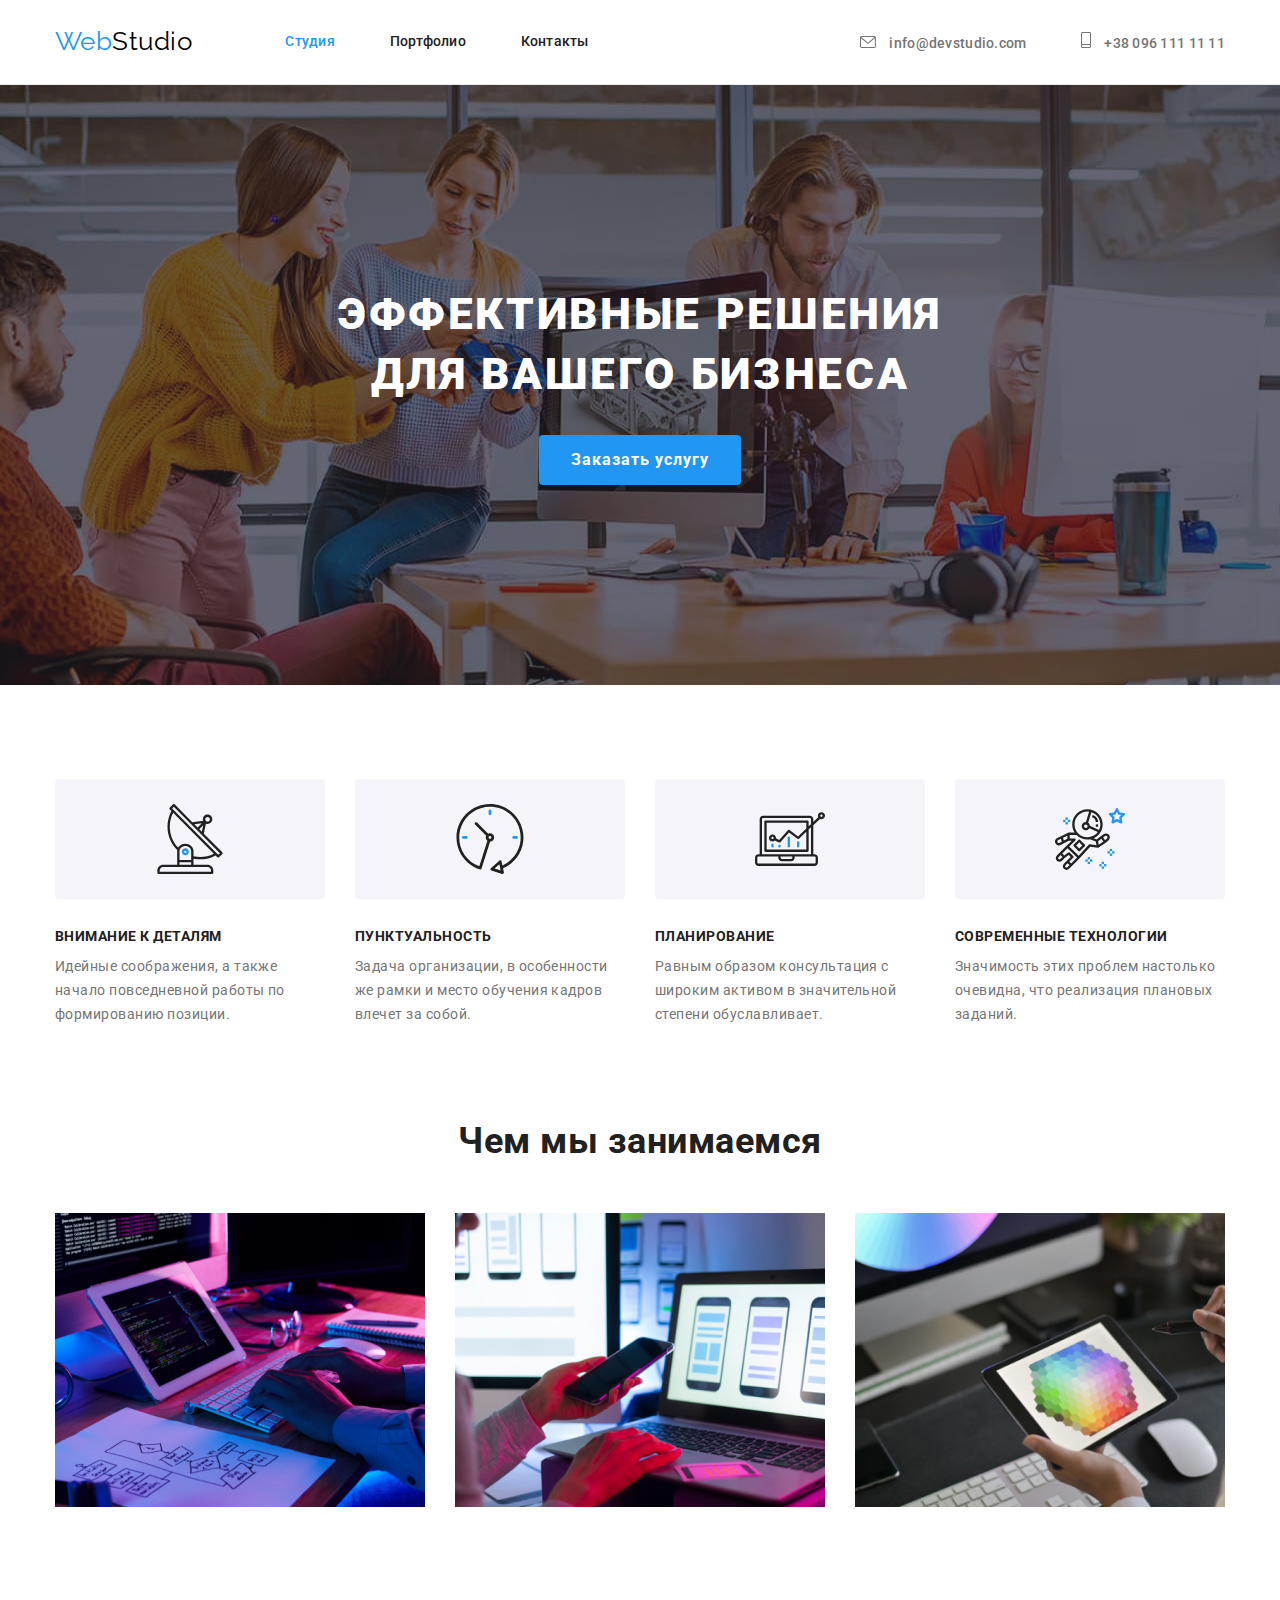
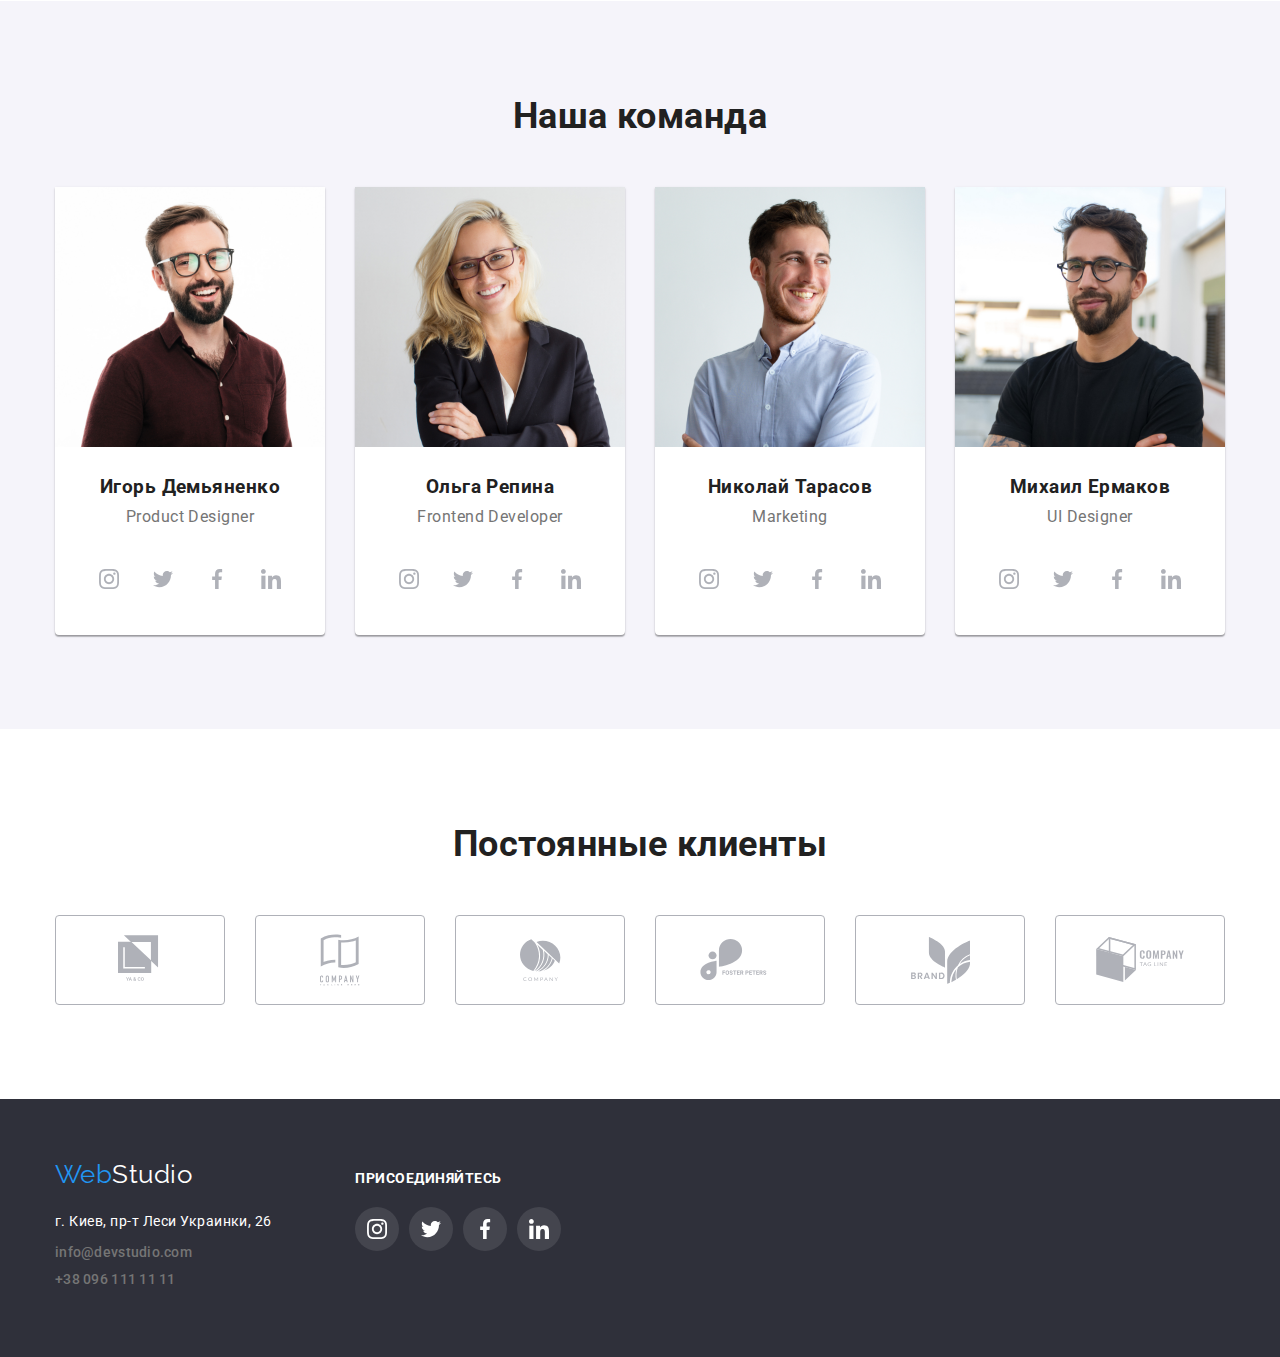
<file: index.html>
<!DOCTYPE html>
<html lang="ru">
<head>
    <meta charset="UTF-8">
    <meta http-equiv="X-UA-Compatible" content="IE=edge">
    <meta name="viewport" content="width=device-width, initial-scale=1.0">
    <title>Студия</title>
    <link rel="preconnect" href="https://fonts.gstatic.com">
    <link href="https://fonts.googleapis.com/css2?family=Raleway:wght@700&family=Roboto:wght@400;500;700;900&display=swap"
        rel="stylesheet">
    <link rel="stylesheet" href="https://cdnjs.cloudflare.com/ajax/libs/modern-normalize/1.0.0/modern-normalize.min.css">
    <link rel="stylesheet" href="./css/styles.css">
</head>
<body>

    <header>
            <div class="container header">
                <nav class="nav">
                    <a href="./index.html" class="logo"><span class="logo-start">Web</span>Studio</a>
                    <ul class="header-nav-list">
                        <li><a href="./index.html" class="nav-links active">Студия</a></li>
                        <li><a href="./portfolio.html" class="nav-links">Портфолио</a></li>
                        <li><a href="" class="nav-links">Контакты</a></li>
                    </ul>
                </nav>
                <ul class="header-address">
                    <li>
                    
                        <a href="mailto:info@devstudio.com" class="nav-contacts">
                            <svg class="icon-envelope" >
                                <use  href="./images/symbol-defs.svg#icon-envelope" ></use>
                            </svg>
                            info@devstudio.com</a></li>
                    <li>
                        <a href="tel:+380961111111" class="nav-contacts">
                            <svg class="icon-phone">
                                <use href="./images/symbol-defs.svg#icon-phone" width="10" height="16" class="icon-envelope-use"></use>
                            </svg>
                            +38 096 111 11 11</a></li>
                </ul>
            </div>
    </header>

    <main>
        <section class="hero-section section">
            <div class="container ">
                <h1 class="hero-title">Эффективные решения <br> для вашего бизнеса</h1>
                <input type="button" value="Заказать услугу" class="hero-btn">
            </div>
        </section>
        <section class="section advantages">
            <div class="container  ">
                <h2  class="titles-basic visually-hidden">Наши преимущества</h2>
                <ul class="advantages-list">
                    <li class="advantages-item">
                        <div class="advantages-bg-img">
                            <svg class="icon-advntages">
                                <use href="./images/symbol-defs.svg#icon-antenna"></use>
                            </svg>
                        </div>
                        <h3>Внимание к деталям</h3>
                        <p class="advantages-text">Идейные соображения, а также начало повседневной работы по формированию позиции.</p>
                    </li>
                    <li class="advantages-item">
                        <div class="advantages-bg-img">
                            <svg class="icon-advntages">
                                <use href="./images/symbol-defs.svg#icon-clock"></use>
                            </svg>
                        </div>
                        <h3>Пунктуальность</h3>
                        <p class="advantages-text">Задача организации, в особенности же рамки и место обучения кадров влечет за собой.</p>
                    </li>
                    <li class="advantages-item">
                        <div class="advantages-bg-img">
                            <svg class="icon-advntages">
                                <use href="./images/symbol-defs.svg#icon-diagram"></use>
                            </svg>
                        </div>
                        <h3>Планирование</h3>
                        <p  class="advantages-text">Равным образом консультация с широким активом в значительной степени обуславливает.</p>
                    </li>
                    <li class="advantages-item">
                        <div class="advantages-bg-img">
                            <svg class="icon-advntages">
                                <use href="./images/symbol-defs.svg#icon-astronaut"></use>
                            </svg>
                        </div>
                        <h3>Современные технологии</h3>
                        <p class="advantages-text">Значимость этих проблем настолько очевидна, что реализация плановых заданий.</p>
                    </li>
                </ul>
            </div>
        </section>
        <section class="section works">
            <div class="container">
                <h2 class="titles-basic works">Чем мы занимаемся</h2>
                <ul class="works-list">
                    <li><img src="./images/img.jpg" alt="Написання коду" width="370"></li>
                    <li><img src="./images/box2.jpg" alt="Телефон и ноут" width="370"></li>
                    <li><img src="./images/box3.jpg" alt="Вибор цвета на планшете" width="370"></li>
                </ul>
            </div>
        </section>
        <section class="our-team section">
            <div class="container">
                <h2 class="titles-basic team">Наша команда</h2>
                <ul class="our-team-list">
                    <li class="team-cards">
                        <img src="./images/man1.jpg" alt="Игорь Демьяненко" width="270">
                        <h3 class="team-names">Игорь Демьяненко</h3>
                        <p class="team-position">Product Designer</p>
                        <ul class="list-icons-social">
                            <li>
                                <a href="" class="icon-social">
                                    <svg class="icon-logo-social">
                                        <use href="./images/symbol-defs.svg#icon-instagram"></use>
                                    </svg>
                                </a>
                            </li>
                            <li>
                                <a href="" class="icon-social">
                                    <svg class="icon-logo-social">
                                        <use href="./images/symbol-defs.svg#icon-twitter"></use>
                                    </svg>
                                </a>
                            </li>
                            <li>
                                <a href="" class="icon-social">
                                    <svg class="icon-logo-social ">
                                        <use href="./images/symbol-defs.svg#icon-facebook"></use>
                                    </svg>
                                </a>
                            </li>
                            <li>
                                <a href="" class="icon-social">
                                    <svg class="icon-logo-social">
                                        <use href="./images/symbol-defs.svg#icon-linkedin"></use>
                                    </svg>
                                </a>
                        
                            </li>
                        
                        </ul>
                    </li>
                    <li class="team-cards">
                        <img src="./images/woman1.jpg" alt="Ольга Репина" width="270">
                        <h3 class="team-names">Ольга Репина</h3>
                        <p class="team-position">Frontend Developer</p>
                        <ul class="list-icons-social">
                            <li >
                                <a href="" class="icon-social">
                                    <svg class="icon-logo-social">
                                        <use href="./images/symbol-defs.svg#icon-instagram"></use>
                                    </svg>
                                </a>
                            </li>
                            <li >
                                <a href="" class="icon-social">
                                    <svg class="icon-logo-social">
                                        <use href="./images/symbol-defs.svg#icon-twitter"></use>
                                    </svg>
                                </a>
                            </li>
                            <li >
                                <a href="" class="icon-social">
                                    <svg class="icon-logo-social ">
                                        <use href="./images/symbol-defs.svg#icon-facebook"></use>
                                    </svg>
                                </a>
                            </li>
                            <li >
                                <a href="" class="icon-social">
                                    <svg class="icon-logo-social">
                                        <use href="./images/symbol-defs.svg#icon-linkedin"></use>
                                    </svg>
                                </a>
                        
                            </li>
                        
                        </ul>
                    </li>
                    <li class="team-cards">
                        <img src="./images/man3.jpg" alt="Николай Тарасов" width="270">
                        <h3 class="team-names">Николай Тарасов</h3>
                        <p class="team-position">Marketing</p>
                        <ul class="list-icons-social">
                            <li>
                                <a href="" class="icon-social">
                                    <svg class="icon-logo-social">
                                        <use href="./images/symbol-defs.svg#icon-instagram"></use>
                                    </svg>
                                </a>
                            </li>
                            <li>
                                <a href="" class="icon-social">
                                    <svg class="icon-logo-social">
                                        <use href="./images/symbol-defs.svg#icon-twitter"></use>
                                    </svg>
                                </a>
                            </li>
                            <li>
                                <a href="" class="icon-social">
                                    <svg class="icon-logo-social ">
                                        <use href="./images/symbol-defs.svg#icon-facebook"></use>
                                    </svg>
                                </a>
                            </li>
                            <li>
                                <a href="" class="icon-social">
                                    <svg class="icon-logo-social">
                                        <use href="./images/symbol-defs.svg#icon-linkedin"></use>
                                    </svg>
                                </a>
                        
                            </li>
                        
                        </ul>
                    </li>
                    <li class="team-cards">
                        <img src="./images/man2.jpg" alt="Михаил Ермаков" width="270">
                        <h3 class="team-names">Михаил Ермаков</h3>
                        <p class="team-position">UI Designer</p>
                        <ul class="list-icons-social">
                            <li>
                                <a href="" class="icon-social">
                                    <svg class="icon-logo-social">
                                        <use href="./images/symbol-defs.svg#icon-instagram"></use>
                                    </svg>
                                </a>
                            </li>
                            <li>
                                <a href="" class="icon-social">
                                    <svg class="icon-logo-social">
                                        <use href="./images/symbol-defs.svg#icon-twitter"></use>
                                    </svg>
                                </a>
                            </li>
                            <li>
                                <a href="" class="icon-social">
                                    <svg class="icon-logo-social ">
                                        <use href="./images/symbol-defs.svg#icon-facebook"></use>
                                    </svg>
                                </a>
                            </li>
                            <li>
                                <a href="" class="icon-social">
                                    <svg class="icon-logo-social">
                                        <use href="./images/symbol-defs.svg#icon-linkedin"></use>
                                    </svg>
                                </a>
                        
                            </li>
                        
                        </ul>
                    </li>
                </ul>
            </div>
        </section>
        <section class="section clients">
            <div class="container">
                <h2 class="titles-basic clients">Постоянные клиенты</h2>
                <ul class="list-clients">
                    <li>
                        <a href="" class="link-clients">
                            <svg class="icon-clients" width="44.27" height="49.23">
                                <use href="./images/symbol-defs.svg#icon-logo-1" ></use>
                            </svg>
                        </a>
                    </li>
                    <li>
                        <a href="" class="link-clients">
                            <svg class="icon-clients" width="40" height="52">
                                <use href="./images/symbol-defs.svg#icon-logo-2"></use>
                            </svg>
                        </a>
                    </li>
                    <li>
                        <a href="" class="link-clients">
                            <svg class="icon-clients" width="41" height="42.6">
                                <use href="./images/symbol-defs.svg#icon-logo-3"></use>
                            </svg>
                        </a>
                    </li>
                    <li>
                        <a href="" class="link-clients">
                            <svg class="icon-clients" width="79.66" height="42.02">
                                <use href="./images/symbol-defs.svg#icon-logo-4"></use>
                            </svg>
                        </a>
                    </li>
                    <li>
                        <a href="" class="link-clients">
                            <svg class="icon-clients" width="59" height="47">
                                <use href="./images/symbol-defs.svg#icon-logo-5"></use>
                            </svg>
                        </a>
                    </li>
                    <li>
                        <a href="" class="link-clients">
                            <svg class="icon-clients" width="88.48" height="45.44">
                                <use href="./images/symbol-defs.svg#icon-logo-6"></use>
                            </svg>
                        </a>
                    </li>
                
                </ul>
            </div>
        </section>
    </main>

    <footer class="footer">
        <div class="container down-footer">
            <address>
                <div class=" down">
                    <a href="./index.html" class="logo down"><span class="logo-start">Web</span><span class="logo-end">Studio</span></a>
                    <p class="address">г. Киев, пр-т Леси Украинки, 26</p>
                    <ul>
                        <li><a href="mailto:info@devstudio.com" class="nav-contacts down">info@devstudio.com</a></li>
                        <li><a href="tel:+380961111111" class="nav-contacts down">+38 096 111 11 11</a></li>
                    </ul>
                </div>
            </address>
            <div class="footer-social">
                <h3 class="footer-title-social">присоединяйтесь</h3>
                <ul class="list-icons-social">
                    <li>
                        <a href="" class="icon-social footer-down">
                            <svg class="icon-logo-social">
                                <use href="./images/symbol-defs.svg#icon-instagram"></use>
                            </svg>
                        </a>
                    </li>
                    <li>
                        <a href="" class="icon-social footer-down">
                            <svg class="icon-logo-social">
                                <use href="./images/symbol-defs.svg#icon-twitter"></use>
                            </svg>
                        </a>
                    </li>
                    <li>
                        <a href="" class="icon-social footer-down">
                            <svg class="icon-logo-social ">
                                <use href="./images/symbol-defs.svg#icon-facebook"></use>
                            </svg>
                        </a>
                    </li>
                    <li>
                        <a href="" class="icon-social footer-down">
                            <svg class="icon-logo-social">
                                <use href="./images/symbol-defs.svg#icon-linkedin"></use>
                            </svg>
                        </a>
            
                    </li>
            
                </ul>
            </div>
        </div>
    </footer>

</body>
</html>
</file>
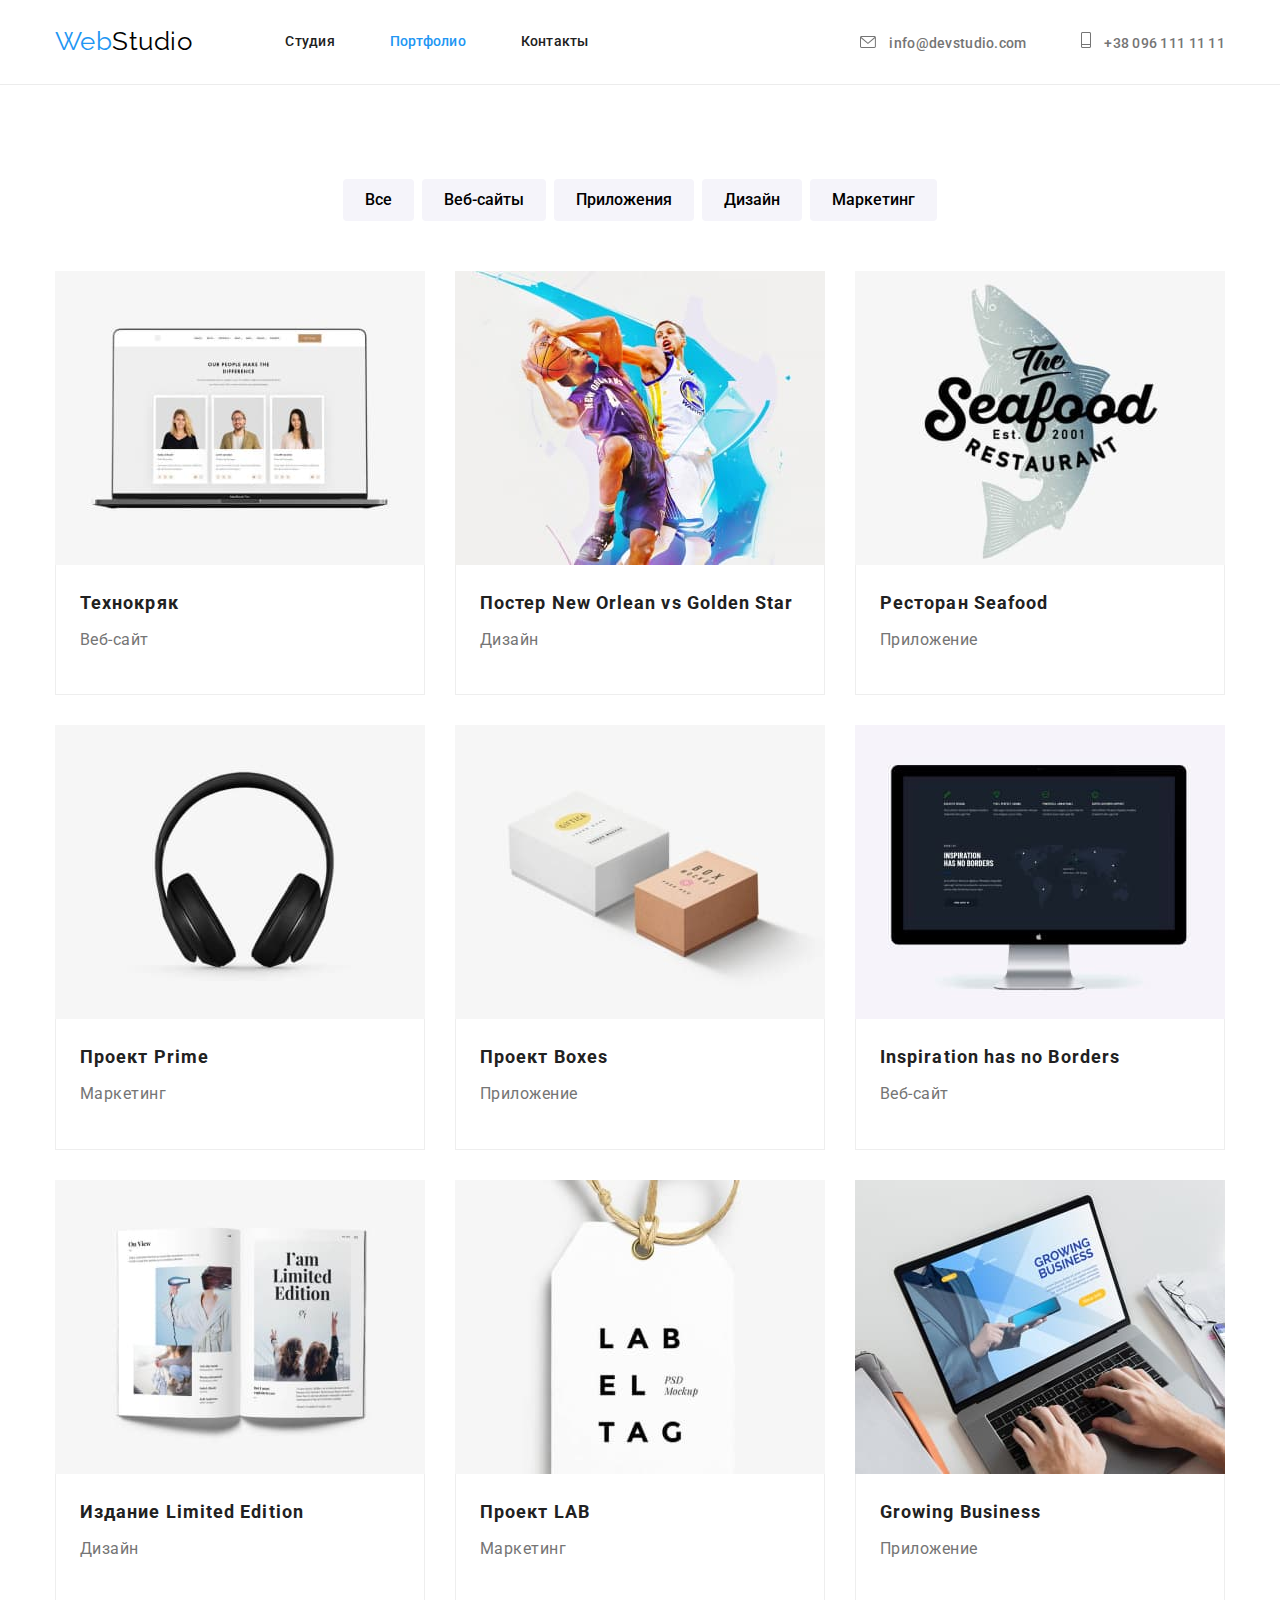
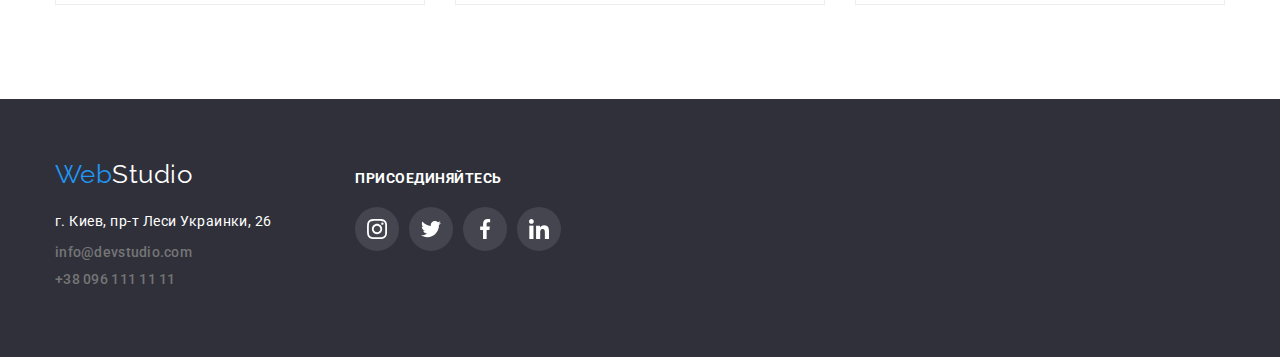
<file: portfolio.html>
<!DOCTYPE html>
<html lang="ru">
<head>
    <meta charset="UTF-8">
    <meta http-equiv="X-UA-Compatible" content="IE=edge">
    <meta name="viewport" content="width=device-width, initial-scale=1.0">
    <title>Портфолио</title>
    <link rel="preconnect" href="https://fonts.gstatic.com">
    <link href="https://fonts.googleapis.com/css2?family=Raleway:wght@700&family=Roboto:wght@400;500;700;900&display=swap"
        rel="stylesheet">
    <link rel="stylesheet" href="https://cdnjs.cloudflare.com/ajax/libs/modern-normalize/1.0.0/modern-normalize.min.css">
    <link rel="stylesheet" href="./css/styles.css">
</head>
<body>
    <header>
        <div class="container header">
            <nav class="nav">
                <a href="./index.html" class="logo"><span class="logo-start">Web</span>Studio</a>
                <ul class="header-nav-list">
                    <li><a href="./index.html" class="nav-links ">Студия</a></li>
                    <li><a href="./portfolio.html" class="nav-links active">Портфолио</a></li>
                    <li><a href="" class="nav-links">Контакты</a></li>
                </ul>
            </nav>
            <ul class="header-address">
                <li>
    
                    <a href="mailto:info@devstudio.com" class="nav-contacts">
                        <svg class="icon-envelope">
                            <use href="./images/symbol-defs.svg#icon-envelope"></use>
                        </svg>
                        info@devstudio.com</a>
                </li>
                <li>
                    <a href="tel:+380961111111" class="nav-contacts">
                        <svg class="icon-phone">
                            <use href="./images/symbol-defs.svg#icon-phone" width="10" height="16"
                                class="icon-envelope-use"></use>
                        </svg>
                        +38 096 111 11 11</a>
                </li>
            </ul>
        </div>
    </header>

        <main>
            
            <section class="portfolio-second section">
                <div class="container ">
                    <h1 class="visually-hidden">Портфолио</h1>
                    <ul class="buttons-list">
                        <li><button type="button" class="buttons">Все</button></li>
                        <li><button type="button" class="buttons">Веб-сайты</button></li>
                        <li><button type="button" class="buttons">Приложения</button></li>
                        <li><button type="button" class="buttons">Дизайн</button></li>
                        <li><button type="button" class="buttons">Маркетинг</button></li>
                    </ul>
                    <ul class="portfolio">
                        <li class="portfolio-list">
                            <a href="" class="portfolio-link">
                                <div class="portfolio-card">
                                    <img src="./images/screen.jpg" alt="монитор екран" width="370">
                                    <div class="portfolio-item-text">
                                        <h2 class="projects-title">Технокряк</h2>
                                        <p class="projects-sub-title">Веб-сайт</p>
                                    </div>
                                </div>
                            </a>
                        </li>
                        <li class="portfolio-list">
                            <a href="" class="portfolio-link">
                                <div class="portfolio-card">
                                    <img src="./images/colorfull_man.jpg" alt="men playing basketball" width="370">
                                    <div class="portfolio-item-text">
                                        <h2 class="projects-title">Постер New Orlean vs Golden Star</h2>
                                        <p class="projects-sub-title">Дизайн</p>
                                    </div>
                                </div>
                            </a>
                        </li>
                        <li class="portfolio-list">
                            <a href="" class="portfolio-link">
                                <div class="portfolio-card">
                                    <img src="./images/Group1.jpg" alt="logo of restaurant" width="370">
                                    <div class="portfolio-item-text">
                                        <h2 class="projects-title">Ресторан Seafood</h2>
                                        <p class="projects-sub-title">Приложение</p>
                                    </div>
                                </div>
                            </a>
                        </li>
                        <li class="portfolio-list">
                            <a href="" class="portfolio-link">
                                <div class="portfolio-card">
                                    <img src="./images/headphones.jpg" alt="headphones" width="370">
                                    <div class="portfolio-item-text">
                                        <h2 class="projects-title">Проект Prime</h2>
                                        <p class="projects-sub-title">Маркетинг</p>
                                    </div>
                                </div>
                            </a>
                        </li>
                        <li class="portfolio-list">
                            <a href="" class="portfolio-link">
                                <div class="portfolio-card">
                                    <img src="./images/blocks.jpg" alt="boxes" width="370">
                                    <div class="portfolio-item-text">
                                        <h2 class="projects-title">Проект Boxes</h2>
                                        <p class="projects-sub-title">Приложение</p>
                                    </div>
                                </div>
                            </a>
                        </li>
                        <li class="portfolio-list">
                            <a href="" class="portfolio-link">
                                <div class="portfolio-card">
                                    <img src="./images/monitor.jpg" alt="monitor" width="370">
                                    <div class="portfolio-item-text">
                                        <h2 class="projects-title">Inspiration has no Borders</h2>
                                        <p class="projects-sub-title">Веб-сайт</p>
                                    </div>
                                </div>
                            </a>
                        </li>
                        <li class="portfolio-list">
                            <a href="" class="portfolio-link">
                                <div class="portfolio-card">
                                    <img src="./images/magazine.jpg" alt="magazine" width="370">
                                    <div class="portfolio-item-text">
                                        <h2 class="projects-title">Издание Limited Edition</h2>
                                        <p class="projects-sub-title">Дизайн</p>
                                    </div>
                                </div>
                            </a>
                        </li>
                        <li class="portfolio-list">
                            <a href="" class="portfolio-link">
                                <div class="portfolio-card">
                                    <img src="./images/lab_tag.jpg" alt="label" width="370">
                                    <div class="portfolio-item-text">
                                        <h2 class="projects-title">Проект LAB</h2>
                                        <p class="projects-sub-title">Маркетинг</p>
                                    </div>
                                </div>
                            </a>
                        </li>
                        <li class="portfolio-list">
                            <a href="" class="portfolio-link">
                                <div class="portfolio-card">
                                    <img src="./images/laptop.jpg" alt="working on laptop" width="370">
                                    <div class="portfolio-item-text">
                                        <h2 class="projects-title">Growing Business</h2>
                                        <p class="projects-sub-title">Приложение</p>
                                    </div>
                                </div>
                            </a>
                        </li>
                    </ul>
                </div>
            </section>
            
        </main>

    <footer class="footer">
        <div class="container down-footer">
            <address>
                <div class=" down">
                    <a href="./index.html" class="logo down"><span class="logo-start">Web</span><span
                            class="logo-end">Studio</span></a>
                    <p class="address">г. Киев, пр-т Леси Украинки, 26</p>
                    <ul>
                        <li><a href="mailto:info@devstudio.com" class="nav-contacts down">info@devstudio.com</a></li>
                        <li><a href="tel:+380961111111" class="nav-contacts down">+38 096 111 11 11</a></li>
                    </ul>
                </div>
            </address>
            <div class="footer-social">
                <h3 class="footer-title-social">присоединяйтесь</h3>
                <ul class="list-icons-social">
                    <li>
                        <a href="" class="icon-social footer-down">
                            <svg class="icon-logo-social">
                                <use href="./images/symbol-defs.svg#icon-instagram"></use>
                            </svg>
                        </a>
                    </li>
                    <li>
                        <a href="" class="icon-social footer-down">
                            <svg class="icon-logo-social">
                                <use href="./images/symbol-defs.svg#icon-twitter"></use>
                            </svg>
                        </a>
                    </li>
                    <li>
                        <a href="" class="icon-social footer-down">
                            <svg class="icon-logo-social ">
                                <use href="./images/symbol-defs.svg#icon-facebook"></use>
                            </svg>
                        </a>
                    </li>
                    <li>
                        <a href="" class="icon-social footer-down">
                            <svg class="icon-logo-social">
                                <use href="./images/symbol-defs.svg#icon-linkedin"></use>
                            </svg>
                        </a>
    
                    </li>
    
                </ul>
            </div>
        </div>
    </footer>
</body>
</html>
</file>
<file: css/styles.css>
:root {
  --accent-color: rgba(33, 150, 243, 1);
  --main-text-color: rgba(33, 33, 33, 1);
  --sub-text-color: rgba(117, 117, 117, 1);
  --email-phone-color: rgba(255, 255, 255, 0.6);
  --bnt-bg--color: rgba(245, 244, 250, 1);
  --footer-header: rgba(47, 48, 58, 1);
  --body-hero-color: rgba(255, 255, 255, 1);
  --logo-main-color: rgba(0, 0, 0, 1);
  --bg-color: rgba(229, 229, 229, 1);
  --header-border-color: rgba(236, 236, 236, 1);
  --portfolio-cards-border: rgba(238, 238, 238, 1);
  --team-cards-shadow: 0px 1px 3px rgba(0, 0, 0, 0.12),
    0px 1px 1px rgba(0, 0, 0, 0.14), 0px 2px 1px rgba(0, 0, 0, 0.2);
  --buttons-shadow: 0px 3px 1px rgba(0, 0, 0, 0.1),
    0px 1px 2px rgba(0, 0, 0, 0.08), 0px 2px 2px rgba(0, 0, 0, 0.12);
  --margins-portfolio-cards: 30px;
  --portfolio-shadow: 0px 1px 1px rgba(0, 0, 0, 0.12),
    0px 4px 4px rgba(0, 0, 0, 0.06), 1px 4px 6px rgba(0, 0, 0, 0.16);
  --hero-overlay: rgba(47, 48, 58, 0.4);
  --envelope-hover-color: 0px 4px 4px rgba(0, 0, 0, 0.25);
  --icons-bg-footer: rgba(255, 255, 255, 0.1);
  --clients-icons-border: rgba(175, 177, 184, 1);
  --icons-color: rgb(175, 177, 184);
}
body {
  background-color: var(--body-hero-color);
  color: var(--sub-text-color);
  font-family: Roboto, sans-serif;
  /* line-height: 1.71;
  font-size: 14px; */
  letter-spacing: 0.03em;
}
h1,
h2,
h3,
h4,
h5,
h6 {
  color: var(--main-text-color);
  margin: 0;
}
img {
  display: block;
}
ul,
p {
  margin: 0;
  padding-left: 0;
}
ul li {
  text-decoration: none;
  list-style: none;
}
.titles-basic {
  font-size: 36px;
  line-height: 1.17;
  text-align: center;
}
.section {
  padding: 94px 0;
}
.visually-hidden {
  position: absolute !important;
  clip: rect(1px 1px 1px 1px);
  clip: rect(1px, 1px, 1px, 1px);
  padding: 0 !important;
  border: 0 !important;
  height: 1px !important;
  width: 1px !important;
  overflow: hidden;
}
/* header */

.container {
  max-width: 1200px;
  padding: 0 15px;
  margin: 0 auto;
}
.nav {
  display: flex;
  align-items: center;
}
header {
  border-bottom: 1px solid var(--header-border-color);
}
.container.header {
  display: flex;
  align-items: center;
}
.logo {
  font-family: Raleway, sans-serif;
  padding: 24px 0 25px 0;
  margin-right: 93px;
  display: inline-block;
  color: var(--logo-main-color);
  font-size: 26px;
  line-height: 1.19;
  text-decoration: none;
}
.logo-start {
  color: var(--accent-color);
}
.header-nav-list li,
.header-address li {
  display: inline-block;
}
.header-nav-list > :not(li:last-child),
.header-address > :not(li:last-child) {
  margin-right: 50px;
}

.header-address {
  margin-left: auto;
}
.header-nav-list a,
.header-address a {
  padding: 32px 0;
  display: block;
}
.nav-links:focus,
.nav-links:hover,
.nav-links.active,
.nav-contacts:hover,
.nav-contacts:focus {
  color: var(--accent-color);
}

.nav-links {
  color: var(--main-text-color);
  font-weight: 500;
  font-size: 14px;
  line-height: 1.14;
  letter-spacing: 0.02em;
  text-decoration: none;
  display: block;
}

.nav-contacts {
  display: inline-block;
  color: var(--sub-text-color);
  font-weight: 500;
  font-size: 14px;
  line-height: 1.14;
  letter-spacing: 0.02em;
  text-decoration: none;
  align-items: center;
  text-align: center;
  justify-content: center;
  margin: 0 auto;
}
.icon-envelope {
  width: 16px;
  height: 12px;
  margin-right: 10px;
  fill: #757575;
}
.icon-phone {
  width: 10px;
  height: 16px;
  margin-right: 10px;
  fill: #757575;
}
.nav-contacts:focus .icon-envelope,
.nav-contacts:hover .icon-envelope,
.nav-contacts.active .icon-envelope,
.nav-contacts:focus .icon-phone,
.nav-contacts:hover .icon-phone,
.nav-contacts.active .icon-phone {
  fill: var(--accent-color);
  box-shadow: var(--envelope-hover-color);
}
/* hero section */

.hero-section {
  max-width: 1600px;
  margin: 0 auto;
  background-repeat: no-repeat;
  background-position: center;
  background-image: linear-gradient(
      to right,
      var(--hero-overlay),
      var(--hero-overlay)
    ),
    url('../images/hero_bg.jpg');
  background-color: var(--footer-header);

  text-align: center;
  padding: 200px 0;
}
.hero-title {
  font-weight: 900;
  font-size: 44px;
  line-height: 1.36;
  letter-spacing: 0.06em;
  text-transform: uppercase;
  color: var(--body-hero-color);
  margin-bottom: 30px;
}
.hero-btn {
  background-color: var(--accent-color);
  color: var(--body-hero-color);
  padding: 10px 32px;
  display: inline-block;
  font-weight: 700;
  font-size: 16px;
  line-height: 1.88;
  letter-spacing: 0.06em;
  border: none;
  border-radius: 4px;
  -webkit-border-radius: 4px;
  -moz-border-radius: 4px;
  -ms-border-radius: 4px;
  -o-border-radius: 4px;
}
.hero-btn:hover,
.hero-btn:focus {
  color: var(--main-text-color);
  background-color: var(--bnt-bg--color);
}

/* advantages */

.advantages-list {
  display: flex;
  flex-wrap: wrap;
}
.advantages-list > :not(li:last-child) {
  margin-right: 30px;
}
.advantages-item {
  width: 270px;
}
.advantages-item h3 {
  font-weight: 700;
  margin-bottom: 10px;
  font-size: 14px;
  line-height: 1.14;
  text-transform: uppercase;
}
.advantages-text {
  font-size: 14px;
  line-height: 1.71;
}
.advantages-bg-img {
  display: flex;
  background-color: var(--bnt-bg--color);
  width: 270px;
  height: 120px;
  margin-bottom: 30px;
  border-radius: 4px;
}
.icon-advntages {
  justify-content: center;
  text-align: center;
  width: 70px;
  height: 70px;
  margin: auto;
}
/* works */

.section.works {
  padding-top: 0;
}
.titles-basic.works {
  margin-bottom: 50px;
}

.works-list {
  display: flex;
}
.works-list > :not(li:last-child) {
  margin-right: 30px;
}
/* our team */

.titles-basic.team {
  margin-bottom: 50px;
}
.our-team {
  background-color: var(--bnt-bg--color);
  padding-bottom: 94px;
}
.team-cards {
  background-color: var(--body-hero-color);
  min-width: 270px;
  border-radius: 0 0 4px 4px;
  box-shadow: var(--team-cards-shadow);
  -webkit-border-radius: 0 0 4px 4px;
  -moz-border-radius: 0 0 4px 4px;
  -ms-border-radius: 0 0 4px 4px;
  -o-border-radius: 0 0 4px 4px;
}
.our-team-list {
  display: flex;
}
.our-team-list > :not(li:last-child) {
  margin-right: 30px;
}
.team-names {
  margin: 30px 0 10px 0;
  text-align: center;
}
.team-position {
  margin-bottom: 30px;
  text-align: center;
}
.list-icons-social {
  display: flex;
  width: 206px;
  margin: 0 auto;
  margin-bottom: 30px;

  flex-basis: calc(100% / 4 - 10px);
}
.icon-social {
  display: inline-block;

  padding: 12px;
  margin-right: 10px;
}
.icon-social:hover,
.icon-social:focus {
  width: 44px;
  height: 44px;
  background-color: var(--accent-color);
  border-radius: 50%;
  -webkit-border-radius: 50%;
  -moz-border-radius: 50%;
  -ms-border-radius: 50%;
  -o-border-radius: 50%;
}
.icon-social:hover .icon-logo-social,
.icon-social:focus .icon-logo-social {
  fill: var(--body-hero-color);
}
.list-icons-social svg {
  display: inline-block;
  width: 20px;
  height: 20px;
}
.icon-logo-social {
  fill: var(--icons-color);
}

/* clients */

.titles-basic.clients {
  margin-bottom: 50px;
}
.list-clients {
  display: flex;
  flex-basis: calc(100% / 6 - 150px);
}
.link-clients {
  display: flex;
  width: 170px;
  height: 90px;
  border: 1px solid var(--clients-icons-border);
  border-radius: 4px;
  margin-right: 30px;
}
.icon-clients {
  display: inline-block;
  margin: auto;
  fill: var(--icons-color);
}
.link-clients:hover,
.link-clients:focus {
  border: 1px solid var(--accent-color);
}
.link-clients:hover .icon-clients,
.link-clients:focus .icon-clients {
  fill: var(--accent-color);
}
/* footer */

.footer {
  background-color: var(--footer-header);
  padding: 60px 0;
}
.down-footer {
  display: flex;
  align-items: baseline;
}
.logo.down {
  margin-bottom: 20px;
  padding: 0;
  color: var(--body-hero-color);
}
address {
  font-style: inherit;
}
.address {
  margin-bottom: 9px;
  color: var(--body-hero-color);
  font-size: 14px;
  line-height: 1.71;
}
.nav-contacts.down {
  margin-bottom: 9px;
}
.footer-social {
  margin-left: 70px;
}
.footer-title-social {
  color: var(--body-hero-color);
  font-size: 14px;
  font-weight: 700;
  line-height: 1.14;
  text-transform: uppercase;

  margin-bottom: 20px;
}
.icon-social.footer-down {
  width: 44px;
  height: 44px;
  background-color: var(--icons-bg-footer);
  border-radius: 50%;
  -webkit-border-radius: 50%;
  -moz-border-radius: 50%;
  -ms-border-radius: 50%;
  -o-border-radius: 50%;
}
.icon-social.footer-down svg {
  fill: var(--body-hero-color);
}
.icon-social.footer-down:hover,
.icon-social.footer-down:focus {
  background-color: var(--accent-color);
}
/* second page Portfolio */

.portfolio-second {
  padding: 94px 0;
}
.buttons {
  padding: 6px 22px;
  background-color: var(--bnt-bg--color);
  border: none;
  cursor: pointer;
  font-weight: 500;
  font-size: 16px;
  line-height: 1.86;
  border-radius: 4px;
  -moz-border-radius: 4px;
  -ms-border-radius: 4px;
  -o-border-radius: 4px;
  -webkit-border-radius: 4px;
}
.buttons-list > :not(li:last-child) {
  margin-right: 8px;
}
.buttons-list {
  display: flex;
  justify-content: center;
  margin-bottom: 50px;
}
.buttons:hover,
.buttons:focus {
  background-color: var(--accent-color);
  color: var(--body-hero-color);
  box-shadow: var(--buttons-shadow);
}
.projects-title {
  font-weight: 700;
  font-size: 18px;
  line-height: 2;
  letter-spacing: 0.06em;
}
.projects-sub-title {
  font-size: 16px;
  line-height: 1.86;
}
.portfolio {
  display: flex;
  flex-wrap: wrap;

  margin-bottom: calc(-1 * var(--margins-portfolio-cards));
  margin-right: calc(-1 * var(--margins-portfolio-cards));
}
.portfolio > .portfolio-list {
  flex-basis: calc(100% / 3 - var(--margins-portfolio-cards));

  margin-bottom: var(--margins-portfolio-cards);
  margin-right: var(--margins-portfolio-cards);
}
.portfolio-list img {
  max-width: 100%;
}
.portfolio-link {
  text-decoration: none;
  color: inherit;
}
.portfolio-link:hover .portfolio-card,
.portfolio-link:focus .portfolio-card {
  box-shadow: var(--portfolio-shadow);
  cursor: pointer;
}

/* .portfolio-list {
  margin-bottom: 30px;
}
.portfolio-list:nth-last-child(-n + 3) {
  padding-bottom: 0;
} */

.portfolio-list h2 {
  margin-bottom: 4px;
}
.portfolio-list p {
  margin-bottom: 20px;
}
.portfolio-item-text {
  border: 1px solid var(--portfolio-cards-border);
  border-top: none;
  padding: 20px 24px;
}
/* .portfolio > :not(li:nth-child(3n)) {
  margin-right: 30px;
}  */
</file>
